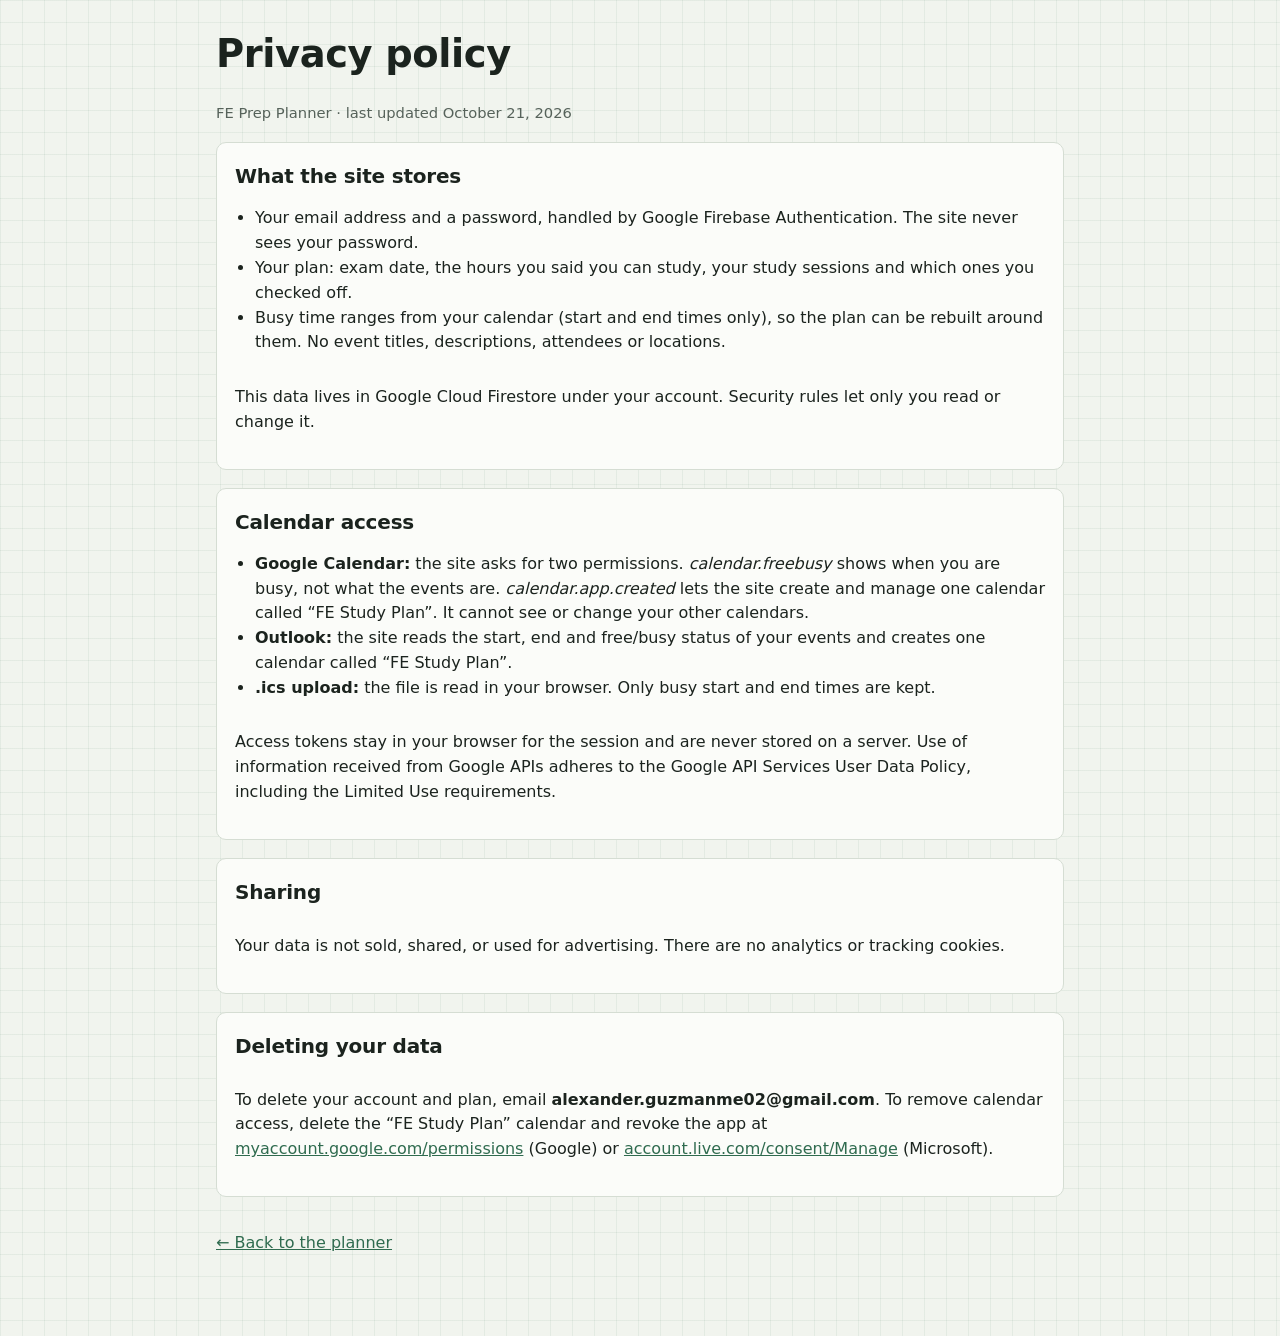
<file: privacy.html>
<!doctype html>
<html lang="en">
<head>
<meta charset="utf-8">
<meta name="viewport" content="width=device-width, initial-scale=1, viewport-fit=cover">
<title>Privacy · FE Prep Planner</title>
<link rel="stylesheet" href="styles.css">
</head>
<body>
<main class="wrap">
<h1>Privacy policy</h1>
<p class="hint">FE Prep Planner · last updated October 21, 2026</p>
<section class="card">
<h2>What the site stores</h2>
<ul>
<li>Your email address and a password, handled by Google Firebase Authentication. The site never sees your password.</li>
<li>Your plan: exam date, the hours you said you can study, your study sessions and which ones you checked off.</li>
<li>Busy time ranges from your calendar (start and end times only), so the plan can be rebuilt around them. No event titles, descriptions, attendees or locations.</li>
</ul>
<p>This data lives in Google Cloud Firestore under your account. Security rules let only you read or change it.</p>
</section>
<section class="card">
<h2>Calendar access</h2>
<ul>
<li><b>Google Calendar:</b> the site asks for two permissions. <i>calendar.freebusy</i> shows when you are busy, not what the events are. <i>calendar.app.created</i> lets the site create and manage one calendar called “FE Study Plan”. It cannot see or change your other calendars.</li>
<li><b>Outlook:</b> the site reads the start, end and free/busy status of your events and creates one calendar called “FE Study Plan”.</li>
<li><b>.ics upload:</b> the file is read in your browser. Only busy start and end times are kept.</li>
</ul>
<p>Access tokens stay in your browser for the session and are never stored on a server. Use of information received from Google APIs adheres to the Google API Services User Data Policy, including the Limited Use requirements.</p>
</section>
<section class="card">
<h2>Sharing</h2>
<p>Your data is not sold, shared, or used for advertising. There are no analytics or tracking cookies.</p>
</section>
<section class="card">
<h2>Deleting your data</h2>
<p>To delete your account and plan, email <b>alexander.guzmanme02@gmail.com</b>. To remove calendar access, delete the “FE Study Plan” calendar and revoke the app at <a href="https://myaccount.google.com/permissions">myaccount.google.com/permissions</a> (Google) or <a href="https://account.live.com/consent/Manage">account.live.com/consent/Manage</a> (Microsoft).</p>
</section>
<p><a href="./">← Back to the planner</a></p>
</main>
</body>
</html>
</file>
<file: styles.css>
/* Engineering computation pad: faint graph grid, green ink, highlighter-yellow accents. */
:root {
  --bg: #f1f4ee; --paper: #fbfcf9; --grid: rgba(47,107,79,.07); --fg: #1b231e; --muted: #56625a; --line: #d5ddd3;
  --accent: #2f6b4f; --accent-ink: #ffffff; --hl: #f6dc6a; --hl-ink: #3b3200; --warn: #fdf1c7; --warn-ink: #5a4500;
  --mock: #a03d2c; --review: #3c5a8a; --sat: #7a5a12;
  --display: "Archivo", "Arial Narrow", system-ui, sans-serif;
  --body: "IBM Plex Sans", system-ui, -apple-system, "Segoe UI", sans-serif;
  --mono: "IBM Plex Mono", ui-monospace, Consolas, monospace;
  color-scheme: light;
}
@media (prefers-color-scheme: dark) { :root {
  --bg: #111613; --paper: #171d19; --grid: rgba(127,196,160,.06); --fg: #e2e8e2; --muted: #9aa79e; --line: #2b352f;
  --accent: #7fc4a0; --accent-ink: #0f1a14; --hl: #6b5a12; --hl-ink: #fbefb8; --warn: #3a3214; --warn-ink: #f3e3a6;
  --mock: #e49a8a; --review: #9db8e8; --sat: #e0c06a; color-scheme: dark;
} }
* { box-sizing: border-box; }
html, body { margin: 0; }
body {
  background: var(--bg); color: var(--fg); font: 16px/1.55 var(--body);
  background-image: linear-gradient(var(--grid) 1px, transparent 1px), linear-gradient(90deg, var(--grid) 1px, transparent 1px);
  background-size: 22px 22px; -webkit-text-size-adjust: 100%;
}
h1, h2, h3, h4 { font-family: var(--display); margin: 0; text-wrap: balance; letter-spacing: -.01em; }
h1 { font-size: clamp(1.7rem, 4vw, 2.4rem); font-weight: 800; }
h2 { font-size: 1.25rem; }
h4 { font-size: .78rem; text-transform: uppercase; letter-spacing: .08em; color: var(--muted); margin: 14px 0 6px; }
a { color: var(--accent); }
.wrap, .auth { max-width: 880px; margin: 0 auto; padding: 24px max(16px, env(safe-area-inset-right)) 64px max(16px, env(safe-area-inset-left)); display: grid; gap: 18px; }
.auth { max-width: 520px; padding-top: 10vh; }
.auth h1 em { font-style: normal; display: block; color: var(--accent); }
.lede { color: var(--muted); margin: 0; }
.loading { text-align: center; padding: 30vh 16px; color: var(--muted); }

.top { position: sticky; top: 0; z-index: 5; background: var(--paper); border-bottom: 1px solid var(--line); padding-top: env(safe-area-inset-top); }
.bar { max-width: 880px; margin: 0 auto; padding: 10px max(16px, env(safe-area-inset-right)) 10px max(16px, env(safe-area-inset-left)); display: flex; flex-wrap: wrap; align-items: center; gap: 8px 18px; }
.brand { font: 700 1.15rem var(--display); }
.brand b { color: var(--accent); }
nav { display: flex; gap: 4px; flex-wrap: wrap; }
nav button { border: 0; background: none; padding: 6px 10px; font: 500 .95rem var(--body); color: var(--muted); border-radius: 6px; cursor: pointer; }
nav button[aria-current="true"] { background: var(--accent); color: var(--accent-ink); }
.who { margin-left: auto; font-size: .85rem; color: var(--muted); display: flex; gap: 8px; align-items: center; min-width: 0; overflow-wrap: anywhere; }
.demo { margin: 0; background: var(--warn); color: var(--warn-ink); padding: 8px 16px; font-size: .88rem; text-align: center; }

.card { background: var(--paper); border: 1px solid var(--line); border-radius: 10px; padding: 18px; display: grid; gap: 10px; min-width: 0; }
.card.quiet { color: var(--muted); }
.stack { display: grid; gap: 18px; }
.grid2 { display: grid; grid-template-columns: repeat(auto-fit, minmax(200px, 1fr)); gap: 14px; }
.row { display: flex; gap: 10px; align-items: center; }
.row.wraps { flex-wrap: wrap; }
.hint, .msg { margin: 0; color: var(--muted); font-size: .92rem; }
.msg:empty { display: none; }
.opt { font: 500 .75rem var(--mono); color: var(--muted); text-transform: uppercase; margin-left: 6px; }
.warn { margin: 0; background: var(--warn); color: var(--warn-ink); padding: 10px 14px; border-radius: 8px; }
.note { margin: 6px 0 0; font-size: .9rem; color: var(--muted); border-left: 3px solid var(--line); padding-left: 10px; }

label { font-weight: 600; font-size: .9rem; }
input[type=email], input[type=password], input[type=date], input[type=time] {
  width: 100%; font: 16px var(--body); padding: 10px 12px; border: 1px solid var(--line); border-radius: 8px; background: var(--bg); color: var(--fg);
}
form.card { gap: 8px; }
form.card input { margin-bottom: 6px; }
button, .button {
  font: 600 .95rem var(--body); padding: 10px 16px; border-radius: 8px; border: 1px solid var(--line); background: var(--paper); color: var(--fg); cursor: pointer; display: inline-block;
}
button:hover:not(:disabled), .button:hover { border-color: var(--accent); }
button:disabled { opacity: .45; cursor: not-allowed; }
button.primary { background: var(--accent); color: var(--accent-ink); border-color: var(--accent); }
button.big { font-size: 1.05rem; padding: 14px; }
button.link { border: 0; background: none; padding: 0; color: var(--accent); text-decoration: underline; font-weight: 500; }
:focus-visible { outline: 2px solid var(--accent); outline-offset: 2px; }
.chk { display: inline-flex; gap: 8px; align-items: center; font-weight: 600; cursor: pointer; }
.chk.big { font-size: 1rem; padding-top: 6px; }
.chk input { width: 20px; height: 20px; accent-color: var(--accent); }

.sources { list-style: none; margin: 0; padding: 0; border: 1px solid var(--line); border-radius: 8px; }
.sources li { display: flex; flex-wrap: wrap; align-items: baseline; gap: 4px 12px; padding: 8px 12px; border-top: 1px solid var(--line); }
.sources li:first-child { border-top: 0; }
.sources .src { font-weight: 600; overflow-wrap: anywhere; }
.sources .cnt { font: .8rem var(--mono); color: var(--muted); }
.sources button { margin-left: auto; }
.tw { overflow-x: auto; }
.avail { border-collapse: collapse; width: 100%; min-width: 520px; }
.avail th { text-align: left; font: 500 .75rem var(--mono); color: var(--muted); text-transform: uppercase; padding: 4px 6px; }
.avail td { padding: 4px 6px; }
.avail input[type=time] { padding: 6px 8px; }

.hero { display: grid; gap: 14px; }
.count b { font: 800 clamp(3rem, 12vw, 5rem)/1 var(--display); color: var(--accent); display: block; }
.count span { color: var(--muted); }
.stats { display: grid; grid-template-columns: repeat(3, 1fr); gap: 1px; background: var(--line); border: 1px solid var(--line); border-radius: 10px; overflow: hidden; }
.stats div { background: var(--paper); padding: 10px 12px; }
.stats b { display: block; font: 700 1.4rem var(--display); font-variant-numeric: tabular-nums; }
.stats span { font-size: .8rem; color: var(--muted); }

.eyebrow { margin: 0; font: 500 .78rem var(--mono); color: var(--muted); text-transform: uppercase; letter-spacing: .04em; }
.session { border-left: 5px solid var(--accent); }
.k-mock { border-left-color: var(--mock); }
.k-review, .k-light { border-left-color: var(--review); }
.k-block { border-left-color: var(--sat); }
.unit { border-top: 1px solid var(--line); padding-top: 10px; }
.unit h4 { color: var(--fg); text-transform: none; letter-spacing: 0; font-size: 1.02rem; margin: 0 0 4px; }
.unit .min { font: 500 .75rem var(--mono); color: var(--muted); margin-left: 6px; }
.unit ul, .card ul, .card ol { margin: 4px 0; padding-left: 20px; }
.meta { margin: 6px 0; font-size: .9rem; }
.calc { width: 100%; border-collapse: collapse; font-size: .88rem; margin: 6px 0; }
.calc td { padding: 5px 6px; border-bottom: 1px solid var(--line); vertical-align: top; }
.calc .key { font-family: var(--mono); font-size: .82rem; color: var(--accent); }
.calc .pg { font-family: var(--mono); font-size: .82rem; white-space: nowrap; text-align: right; }
.vids { display: grid; gap: 8px; margin-top: 8px; }
.vid { display: grid; grid-template-columns: 168px minmax(0, 1fr); gap: 12px; align-items: center; padding: 8px; border: 1px solid var(--line); border-radius: 10px; background: var(--bg); }
.vid.playing { grid-template-columns: 1fr; }
.thumb { position: relative; padding: 0; border: 0; border-radius: 6px; overflow: hidden; aspect-ratio: 16 / 9; background: #000; cursor: pointer; }
.thumb img { width: 100%; height: 100%; object-fit: cover; display: block; }
.thumb .play { position: absolute; inset: 50% auto auto 50%; transform: translate(-50%, -50%); width: 42px; height: 30px; border-radius: 8px; background: rgba(204, 0, 0, .9); color: #fff; display: grid; place-items: center; font-size: .9rem; }
.thumb .len { position: absolute; right: 4px; bottom: 4px; background: rgba(0, 0, 0, .8); color: #fff; font: .7rem var(--mono); padding: 1px 4px; border-radius: 3px; }
.thumb:hover .play { background: #c00; }
.vmeta { display: grid; gap: 2px; min-width: 0; }
.vmeta b { font-weight: 600; font-size: .92rem; line-height: 1.3; }
.vmeta small { font: .74rem var(--mono); color: var(--muted); }
.vmeta a { font-size: .82rem; }
.player { width: 100%; aspect-ratio: 16 / 9; border: 0; border-radius: 6px; background: #000; }
@media (max-width: 480px) { .vid { grid-template-columns: 120px minmax(0, 1fr); } }
.plthumb { background: linear-gradient(135deg, var(--accent), color-mix(in srgb, var(--accent) 55%, #000)); }
.plthumb .stackico { position: absolute; left: 8px; top: 4px; color: #fff; font-size: 1.4rem; opacity: .85; }
.vid.pl { border-color: var(--accent); }

/* Advice from people who passed */
.tips { margin-top: 8px; background: color-mix(in srgb, var(--hl) 30%, var(--paper)); border-radius: 8px; padding: 10px 14px; font-size: .92rem; }
.tips b { font: 600 .74rem var(--mono); text-transform: uppercase; letter-spacing: .05em; }
.tips ul { margin: 4px 0 0; padding-left: 18px; }
.tipl { margin: 0; display: grid; gap: 0; }
.tipl div { padding: 10px 0; border-top: 1px solid var(--line); }
.tipl div:first-child { border-top: 0; padding-top: 0; }
.tipl dt { font-weight: 600; }
.tipl dd { margin: 2px 0 0; color: var(--muted); font-size: .94rem; }

.week h3 { display: flex; justify-content: space-between; border-bottom: 2px solid var(--fg); padding: 6px 0; font-size: 1rem; }
.week h3 span { font: 500 .8rem var(--mono); color: var(--accent); }
.plan-row { display: grid; grid-template-columns: 28px minmax(0, 1fr); gap: 8px; padding: 8px 0; border-bottom: 1px solid var(--line); align-items: start; }
.plan-row input { width: 20px; height: 20px; margin-top: 3px; accent-color: var(--accent); }
.plan-row.is-today { background: color-mix(in srgb, var(--hl) 35%, transparent); }
.plan-row.is-done .ttl { text-decoration: line-through; color: var(--muted); }
.plan-row summary { cursor: pointer; display: flex; flex-wrap: wrap; gap: 4px 8px; align-items: baseline; list-style: none; }
.plan-row summary::-webkit-details-marker { display: none; }
.when { font: 500 .82rem var(--mono); color: var(--muted); }
.ttl { flex-basis: 100%; font-weight: 600; }
.pill { font: 600 .66rem/1 var(--mono); text-transform: uppercase; letter-spacing: .05em; padding: 3px 6px; border: 1px solid currentColor; border-radius: 4px; color: var(--accent); }
.p-mock { color: var(--mock); } .p-review, .p-light { color: var(--review); } .p-block { color: var(--sat); }
.p-exam { background: var(--accent); color: var(--accent-ink); }
.body { padding: 8px 0; }
.topic summary { display: flex; flex-wrap: wrap; gap: 8px; align-items: baseline; cursor: pointer; list-style: none; }
.topic summary::-webkit-details-marker { display: none; }
.q { font: 500 .78rem var(--mono); background: var(--hl); color: var(--hl-ink); padding: 2px 6px; border-radius: 4px; }

#toast { position: fixed; left: 50%; bottom: max(20px, env(safe-area-inset-bottom)); transform: translateX(-50%); background: var(--fg); color: var(--bg); padding: 10px 16px; border-radius: 8px; max-width: calc(100% - 32px); z-index: 10; }
@media (max-width: 560px) { .stats b { font-size: 1.15rem; } .who { margin-left: 0; } }
</file>
